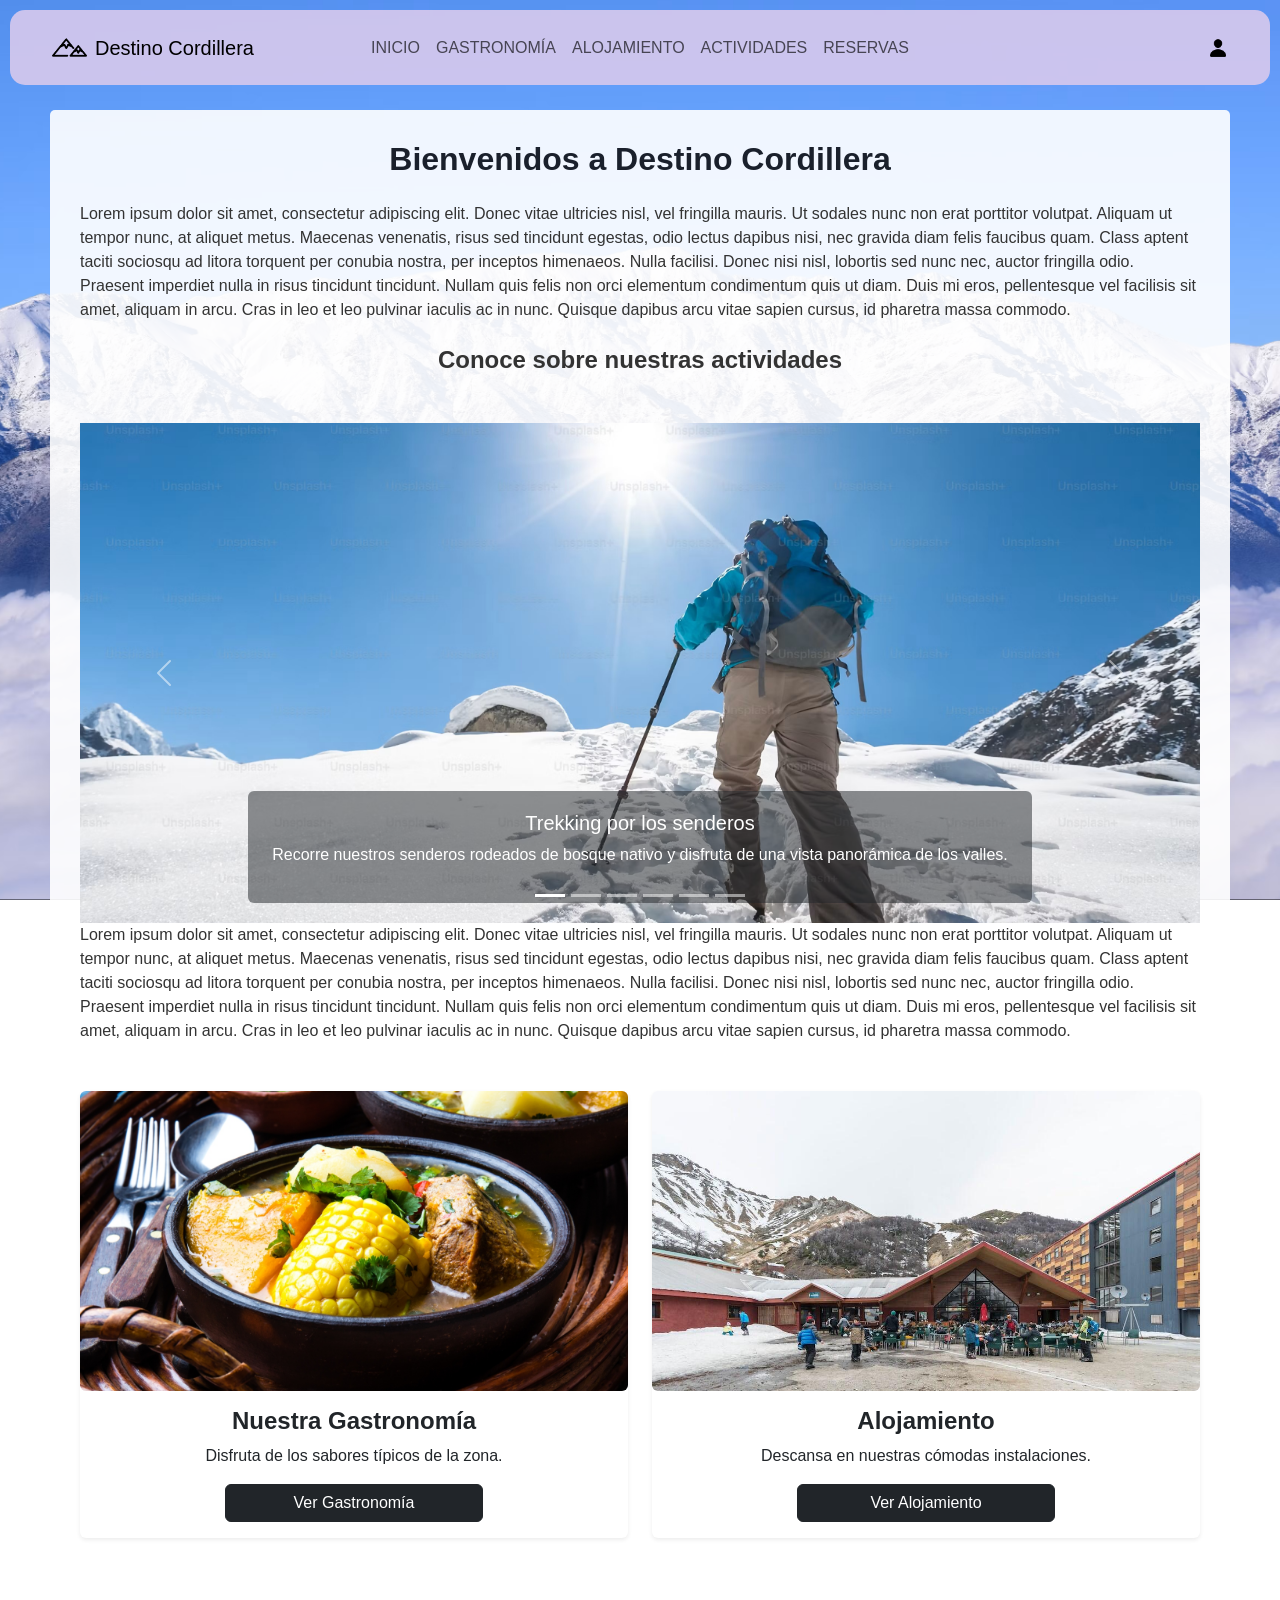
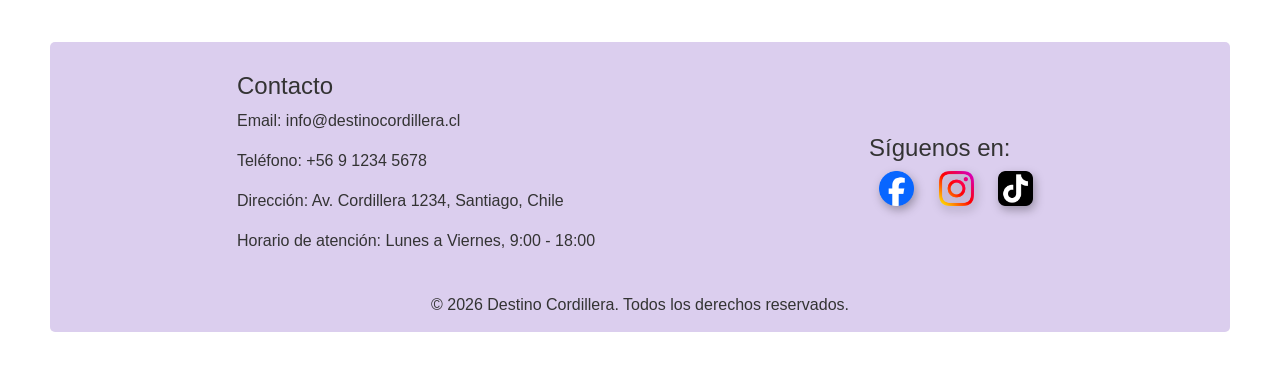
<file: index.html>
<!DOCTYPE html>
<html lang="en">
<head>
    <link href="https://cdn.jsdelivr.net/npm/bootstrap@5.3.3/dist/css/bootstrap.min.css" rel="stylesheet" />
    <meta charset="UTF-8">
    <meta name="viewport" content="width=device-width, initial-scale=1.0">
    <title>Destino Cordillera - Inicio</title>
    <link rel="stylesheet" href="css/styles.css">
</head>
<body>

    <!-- Barra de navegación -->
    <header>
        <nav class="navbar navbar-expand-lg fixed-top">
            <div class="container-fluid">
                <h1 class="navbar-brand mb-0 h1 d-flex align-items-center marca-personalizada">
                    <img src="img/icon/placeholder.png" alt="Logo Destino Cordillera" class="logo-nav me-2">
                    Destino Cordillera
                </h1>
                
                <button class="navbar-toggler" type="button" data-bs-toggle="collapse" data-bs-target="#menuNavegacion">
                    <span class="navbar-toggler-icon"></span>
                </button>
                
                <div class="collapse navbar-collapse" id="menuNavegacion">
                    <ul class="navbar-nav centrar-absoluto">
                        <li class="nav-item">
                            <a class="nav-link" href="index.html">INICIO</a>
                        </li>
                        <li class="nav-item">
                            <a class="nav-link" href="pagina1.html">GASTRONOMÍA</a>
                        </li>
                        <li class="nav-item">
                            <a class="nav-link" href="pagina2.html">ALOJAMIENTO</a>
                        </li>
                        <li class="nav-item">
                            <a class="nav-link" href="pagina3.html">ACTIVIDADES</a>
                        </li>
                        <li class="nav-item">
                            <a class="nav-link" href="pagina4.html">RESERVAS</a>
                        </li>
                    </ul>
                </div>
                <div class="ms-auto">
                    <img src="img/icon/icon.png" alt="Usuario" class="logo-usuario">
                </div>
            </div>
        </nav>
    </header>

    <!--Contenido principal-->
    <main>
        <h2 class="text-center fs-2 fw-bold mb-4 marca-personalizada">
            Bienvenidos a Destino Cordillera
        </h2>
        <p>Lorem ipsum dolor sit amet, consectetur adipiscing elit. Donec vitae ultricies nisl, vel fringilla mauris. Ut sodales nunc non erat porttitor volutpat. Aliquam ut tempor nunc, at aliquet metus. Maecenas venenatis, risus sed tincidunt egestas, odio lectus dapibus nisi, nec gravida diam felis faucibus quam. Class aptent taciti sociosqu ad litora torquent per conubia nostra, per inceptos himenaeos. Nulla facilisi. Donec nisi nisl, lobortis sed nunc nec, auctor fringilla odio. Praesent imperdiet nulla in risus tincidunt tincidunt. Nullam quis felis non orci elementum condimentum quis ut diam. Duis mi eros, pellentesque vel facilisis sit amet, aliquam in arcu. Cras in leo et leo pulvinar iaculis ac in nunc. Quisque dapibus arcu vitae sapien cursus, id pharetra massa commodo.</p>
        <h4 class="text-center fs-4 fw-semibold mt-4 mb-4 marca-personalizada">
            Conoce sobre nuestras actividades
        </h4>
        <!-- Carrusel de actividades -->
        <section class="container-fluid p-0 mt-5">
            <div id="carruselCordillera" class="carousel slide" data-bs-ride="carousel">
                <div class="carousel-indicators">
                    <button type="button" data-bs-target="#carruselCordillera" data-bs-slide-to="0" class="active"></button>
                    <button type="button" data-bs-target="#carruselCordillera" data-bs-slide-to="1"></button>
                    <button type="button" data-bs-target="#carruselCordillera" data-bs-slide-to="2"></button>
                    <button type="button" data-bs-target="#carruselCordillera" data-bs-slide-to="3"></button>
                    <button type="button" data-bs-target="#carruselCordillera" data-bs-slide-to="4"></button>
                    <button type="button" data-bs-target="#carruselCordillera" data-bs-slide-to="5"></button>
                </div>

                <div class="carousel-inner">
                    <!-- Trekking -->
                    <div class="carousel-item active">
                        <img src="img/trekking.jpg" class="d-block w-100 imagen-carrusel" alt="Trekking en la montaña">
                        <div class="carousel-caption d-none d-md-block bg-dark bg-opacity-50 rounded">
                            <h5>Trekking por los senderos</h5>
                            <p>Recorre nuestros senderos rodeados de bosque nativo y disfruta de una vista panorámica de los valles.</p>
                        </div>
                    </div>
                    
                    <!-- Termas -->
                    <div class="carousel-item">
                        <img src="img/termales.jpg" class="d-block w-100 imagen-carrusel" alt="Relajo en Termas">
                        <div class="carousel-caption d-none d-md-block bg-dark bg-opacity-50 rounded">
                            <h5>Relajo en las Termas Volcánicas</h5>
                            <p>Sumérgete en aguas termales naturales ubicadas al aire libre en la cordillera.</p>
                        </div>
                    </div>
                    
                    <!-- Bicicleta -->
                    <div class="carousel-item">
                        <img src="img/mountain_bike.jpg" class="d-block w-100 imagen-carrusel" alt="Mountain Bike">
                        <div class="carousel-caption d-none d-md-block bg-dark bg-opacity-50 rounded">
                            <h5>Aventura en Mountain Bike</h5>
                            <p>Desciende por nuestras rutas diseñadas para todos los niveles de experiencia.</p>
                        </div>
                    </div>

                    <!-- Esqui y Snowboard -->
                    <div class="carousel-item">
                        <img src="img/esqui.jpg" class="d-block w-100 imagen-carrusel" alt="Mountain Bike">
                        <div class="carousel-caption d-none d-md-block bg-dark bg-opacity-50 rounded">
                            <h5>Esqui y Snowboard</h5>
                            <p>Disfruta de descensos por la nieve a gran velocidad para todos los niveles de experiencia.</p>
                        </div>
                    </div>

                    <!-- SPA -->
                    <div class="carousel-item">
                        <img src="img/spa.jpg" class="d-block w-100 imagen-carrusel" alt="Mountain Bike">
                        <div class="carousel-caption d-none d-md-block bg-dark bg-opacity-50 rounded">
                            <h5>SPA</h5>
                            <p>Desconéctate y relajate con un spa completo.</p>
                        </div>
                    </div>

                    <!-- Canopy-->
                    <div class="carousel-item">
                        <img src="img/canopy.jpg" class="d-block w-100 imagen-carrusel" alt="Mountain Bike">
                        <div class="carousel-caption d-none d-md-block bg-dark bg-opacity-50 rounded">
                            <h5>Canopy</h5>
                            <p>Sobrevuela el paisaje y siente la adrenalina desplazándote por la altura.</p>
                        </div>
                    </div>

                </div>

                <button class="carousel-control-prev" type="button" data-bs-target="#carruselCordillera" data-bs-slide="prev">
                    <span class="carousel-control-prev-icon"></span>
                </button>
                <button class="carousel-control-next" type="button" data-bs-target="#carruselCordillera" data-bs-slide="next">
                    <span class="carousel-control-next-icon"></span>
                </button>
            </div>
        </section>
        <p>Lorem ipsum dolor sit amet, consectetur adipiscing elit. Donec vitae ultricies nisl, vel fringilla mauris. Ut sodales nunc non erat porttitor volutpat. Aliquam ut tempor nunc, at aliquet metus. Maecenas venenatis, risus sed tincidunt egestas, odio lectus dapibus nisi, nec gravida diam felis faucibus quam. Class aptent taciti sociosqu ad litora torquent per conubia nostra, per inceptos himenaeos. Nulla facilisi. Donec nisi nisl, lobortis sed nunc nec, auctor fringilla odio. Praesent imperdiet nulla in risus tincidunt tincidunt. Nullam quis felis non orci elementum condimentum quis ut diam. Duis mi eros, pellentesque vel facilisis sit amet, aliquam in arcu. Cras in leo et leo pulvinar iaculis ac in nunc. Quisque dapibus arcu vitae sapien cursus, id pharetra massa commodo.</p>

        <!-- Sección de gastronomia y alojamiento en tarjetas -->
        <div class="row mt-5">
            <!-- Gastronomía  -->
            <div class="col-md-6 mb-4">
                <div class="card shadow-sm h-100 border-0">
                    <img src="img/cazuela.jpg" class="card-img-top rounded" alt="Gastronomía" style="height: 300px; object-fit: cover;">
                    <div class="card-body text-center d-flex flex-column">
                        <h4 class="card-title fw-bold">Nuestra Gastronomía</h4>
                        <p class="card-text">Disfruta de los sabores típicos de la zona.</p>
                        <a href="pagina1.html" class="btn btn-dark mt-auto w-50 mx-auto">Ver Gastronomía</a>
                    </div>
                </div>
            </div>

            <!-- Alojamiento -->
            <div class="col-md-6 mb-4">
                <div class="card shadow-sm h-100 border-0">
                    <img src="img/alojamiento.jpg" class="card-img-top rounded" alt="Alojamiento" style="height: 300px; object-fit: cover;">
                    <div class="card-body text-center d-flex flex-column">
                        <h4 class="card-title fw-bold">Alojamiento</h4>
                        <p class="card-text">Descansa en nuestras cómodas instalaciones.</p>
                        <a href="pagina2.html" class="btn btn-dark mt-auto w-50 mx-auto">Ver Alojamiento</a>
                    </div>
                </div>
            </div>
        </div>
        
    </main>

    <!-- Pie de página -->
    <footer>
        <div class="contenido-footer">
            <div class="contacto">
                <h4>Contacto</h4>
                <p>Email: info@destinocordillera.cl</p>
                <p>Teléfono: +56 9 1234 5678</p>
                <p>Dirección: Av. Cordillera 1234, Santiago, Chile</p>
                <p>Horario de atención: Lunes a Viernes, 9:00 - 18:00</p>
            </div>
            <div class="redes-sociales">
                <h4>Síguenos en:</h4>
                <img src="img/icon/facebook.png" alt="Facebook" class="iconoredes">
                <img src="img/icon/instagram.png" alt="Instagram" class="iconoredes">
                <img src="img/icon/tiktok.png" alt="TikTok" class="iconoredes">
            </div>
        </div>
            
        <div class="copyright text-center mt-4">
            <p class="mb-0">&copy; 2026 Destino Cordillera. Todos los derechos reservados.</p>
        </div>
    </footer>

    <script src="https://cdn.jsdelivr.net/npm/bootstrap@5.3.3/dist/js/bootstrap.bundle.min.js"></script>
</body>
</html>
</file>
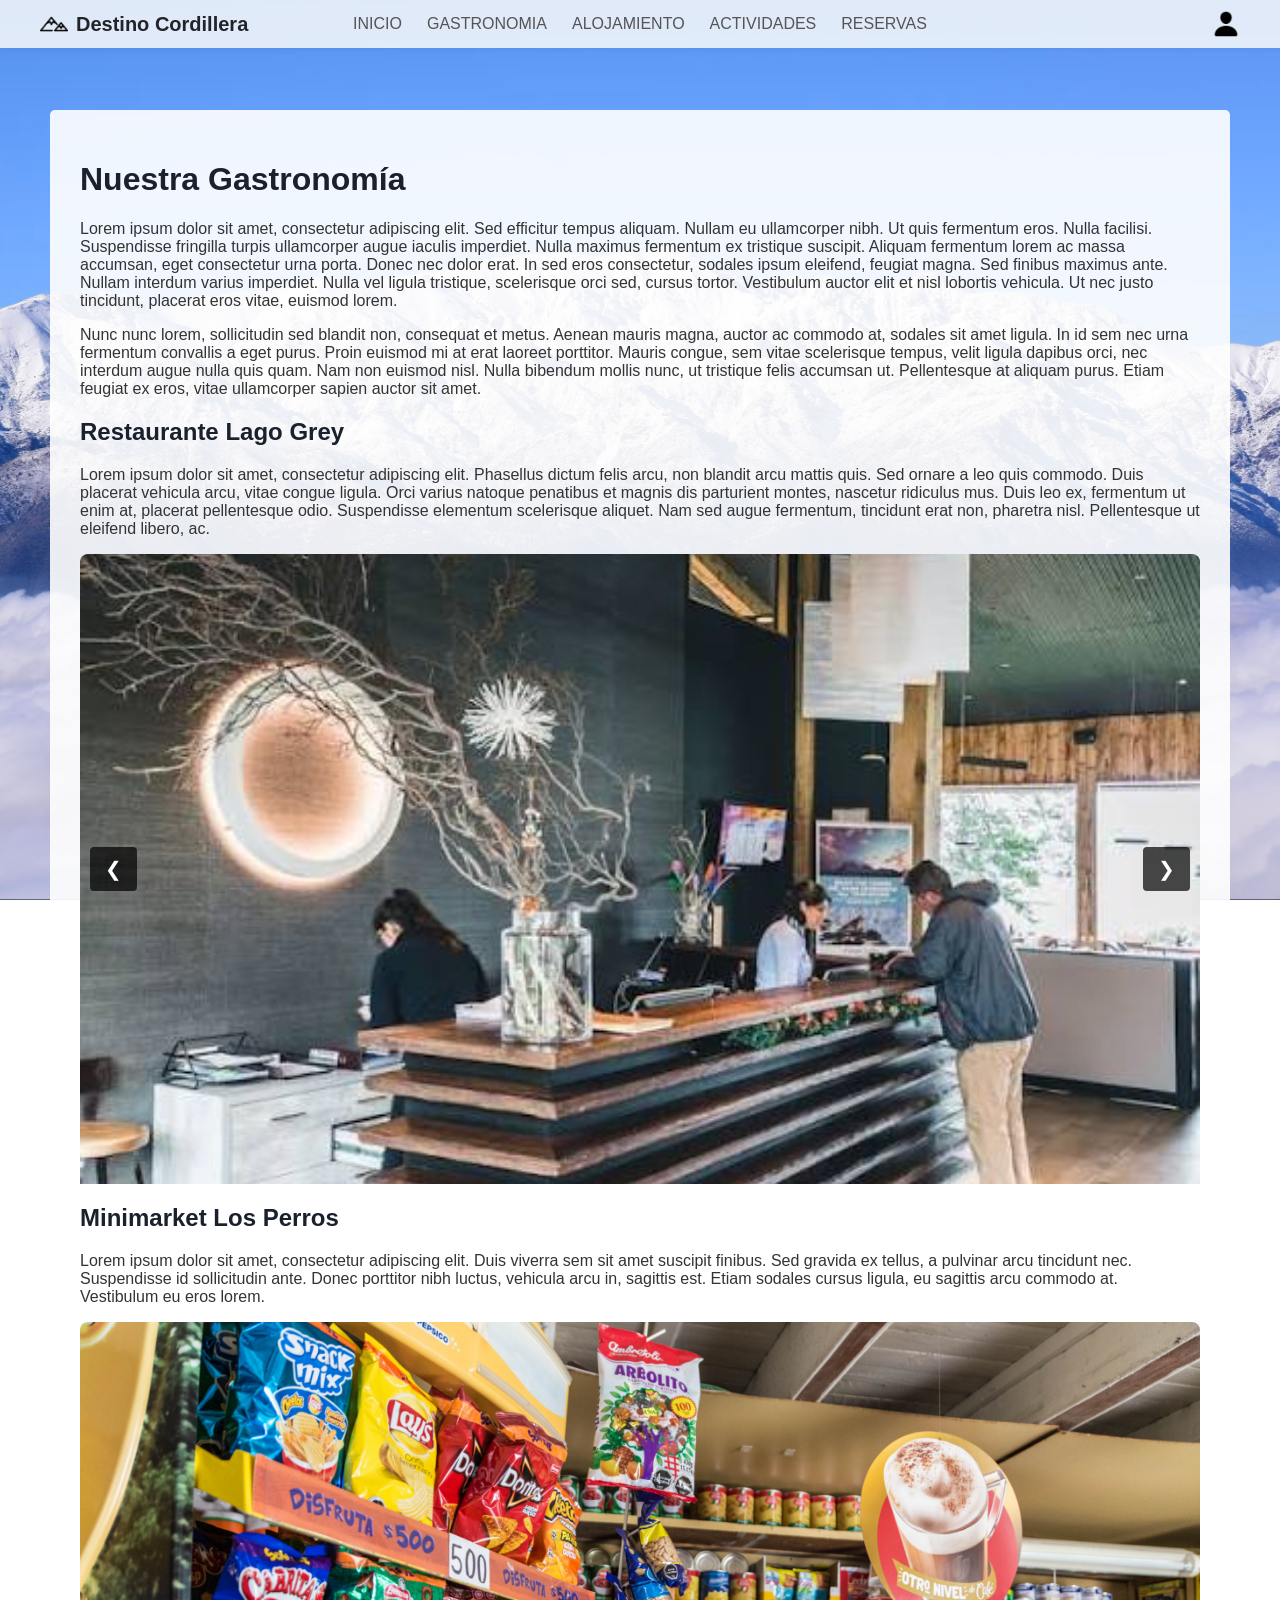
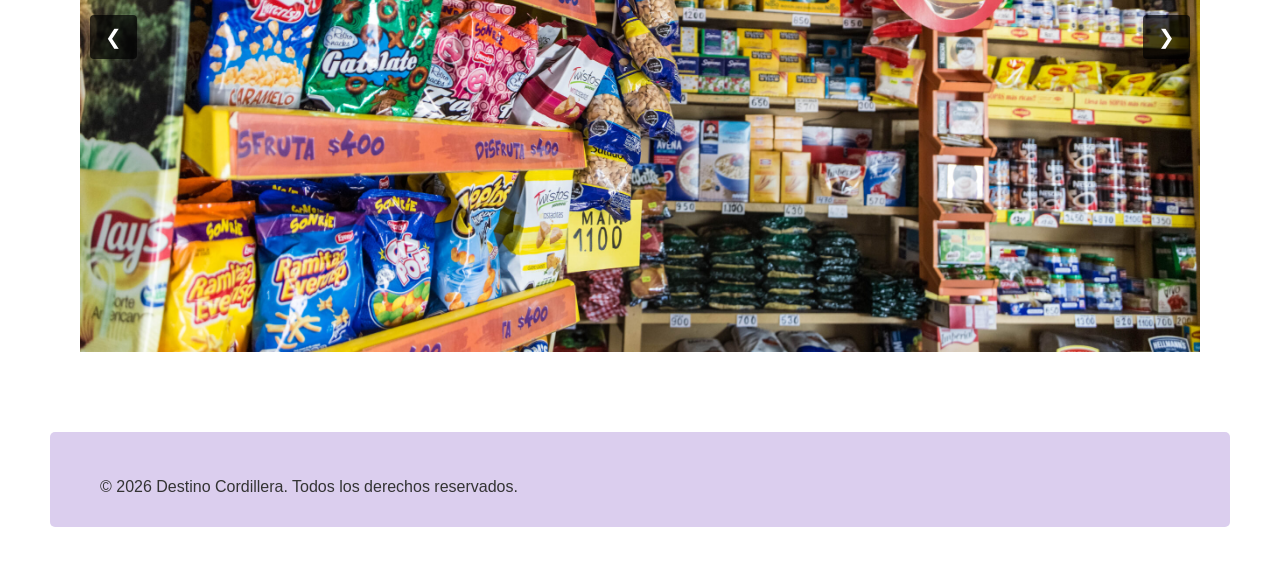
<file: pagina1.html>
<!DOCTYPE html>
<html lang="es">
<head>
    <meta charset="UTF-8">
    <meta name="viewport" content="width=device-width, initial-scale=1.0">
    <title>Destino Cordillera - Gastronomía</title>
    <link rel="stylesheet" href="css/styles.css">
</head>
<body class="body-custom">

    <!-- Barra de navegación -->
    <header class="nav-gastronomia-header">
        <nav class="nav-gastronomia-container">
                <a href="index.html" class="nav-gastronomia-logo">
                <img src="img/icon/placeholder.png" class="nav-icono"> Destino Cordillera 
            </a>
            
            <ul class="nav-gastronomia-menu">
                <li>
                    <a href="index.html">INICIO</a>
                </li>
                <li>
                    <a href="pagina1.html">GASTRONOMIA</a>
                </li>
                <li>
                    <a href="pagina2.html">ALOJAMIENTO</a>
                </li>
                <li>
                    <a href="pagina3.html">ACTIVIDADES</a>
                </li>
                <li>
                    <a href="pagina4.html">RESERVAS</a>
                </li>
            </ul>

            <a href="#" class="nav-gastronomia-usuario">
                <img src="img/icon/icon.png" alt="Icono user" class="nav-icono">
            </a>

        </nav>
    </header>

    <!-- Contenido Principal -->
    <main class="main-custom">
        <h1 class="titulo-custom">Nuestra Gastronomía</h1>
        <p class="subtitulo-custom">Lorem ipsum dolor sit amet, consectetur adipiscing elit. Sed efficitur tempus aliquam. Nullam eu ullamcorper nibh. Ut quis fermentum eros. Nulla facilisi. Suspendisse fringilla turpis ullamcorper augue iaculis imperdiet. Nulla maximus fermentum ex tristique suscipit. Aliquam fermentum lorem ac massa accumsan, eget consectetur urna porta. Donec nec dolor erat. In sed eros consectetur, sodales ipsum eleifend, feugiat magna. Sed finibus maximus ante. Nullam interdum varius imperdiet. Nulla vel ligula tristique, scelerisque orci sed, cursus tortor. Vestibulum auctor elit et nisl lobortis vehicula. Ut nec justo tincidunt, placerat eros vitae, euismod lorem.</p>
        <p class="subtitulo-custom">Nunc nunc lorem, sollicitudin sed blandit non, consequat et metus. Aenean mauris magna, auctor ac commodo at, sodales sit amet ligula. In id sem nec urna fermentum convallis a eget purus. Proin euismod mi at erat laoreet porttitor. Mauris congue, sem vitae scelerisque tempus, velit ligula dapibus orci, nec interdum augue nulla quis quam. Nam non euismod nisl. Nulla bibendum mollis nunc, ut tristique felis accumsan ut. Pellentesque at aliquam purus. Etiam feugiat ex eros, vitae ullamcorper sapien auctor sit amet.</p>
            
    <!-- Restaurante -->
    <article class="tarjeta-custom">
        <!-- Contenedor del Carrusel-->
        <div class="tarjeta-body-custom">
            <h2>Restaurante Lago Grey</h2>
            <p>Lorem ipsum dolor sit amet, consectetur adipiscing elit. Phasellus dictum felis arcu, non blandit arcu mattis quis. Sed ornare a leo quis commodo. Duis placerat vehicula arcu, vitae congue ligula. Orci varius natoque penatibus et magnis dis parturient montes, nascetur ridiculus mus. Duis leo ex, fermentum ut enim at, placerat pellentesque odio. Suspendisse elementum scelerisque aliquet. Nam sed augue fermentum, tincidunt erat non, pharetra nisl. Pellentesque ut eleifend libero, ac.</p>
        </div>
        <div class="carrusel-custom-container">
            <button class="carrusel-btn prev" onclick="moverCarrusel(this, -1)">&#10094;</button>
            <div class="carrusel-custom-track">
                <img src="img/restaurantehotel1.jpg" alt="Restaurante foto 1">
                <img src="img/comida1.jpg" alt="Restaurante foto 2">
                <img src="img/comida2.jpg" alt="Restaurante foto 3">
                <img src="img/comida3.jpg" alt="Restaurante foto 4">
                <img src="img/comida4.jpg" alt="Restaurante foto 5">
                <img src="img/comida5.jpg" alt="Restaurante foto 6">
            </div>
            <button class="carrusel-btn next" onclick="moverCarrusel(this, 1)">&#10095;</button>
        </div>
    </article>

    <!-- Minimarket camping-->
    <article class="tarjeta-custom">
        <!-- Contenedor del Carrusel -->
        <div class="tarjeta-body-custom">
            <h2>Minimarket Los Perros</h2>
            <p>Lorem ipsum dolor sit amet, consectetur adipiscing elit. Duis viverra sem sit amet suscipit finibus. Sed gravida ex tellus, a pulvinar arcu tincidunt nec. Suspendisse id sollicitudin ante. Donec porttitor nibh luctus, vehicula arcu in, sagittis est. Etiam sodales cursus ligula, eu sagittis arcu commodo at. Vestibulum eu eros lorem.</p>
        </div>
        <div class="carrusel-custom-container">
            <button class="carrusel-btn prev" onclick="moverCarrusel(this, -1)">&#10094;</button>
            <div class="carrusel-custom-track">
                <img src="img/minimarket1.jpg" alt="Minimarket foto 1">
                <img src="img/minimarket2.jpg" alt="Minimarket foto 2">
                <img src="img/minimarket3.jpg" alt="Minimarket foto 3">
            </div>
            <button class="carrusel-btn next" onclick="moverCarrusel(this, 1)">&#10095;</button>
        </div>
    </article>
            </section>
    </main>

    <!-- Pie de página -->
    <footer class="footer-custom">
        <p>&copy; 2026 Destino Cordillera. Todos los derechos reservados.</p>
    </footer>

<!-- Script para los carruseles -->
    <script>
        function moverCarrusel(boton, direccion) {
            // Encuentra el riel de imágenes asociado a este botón específico
            const track = boton.parentElement.querySelector('.carrusel-custom-track');
            // Calcula cuánto debe desplazarse (el ancho de una foto)
            const anchoDesplazamiento = track.clientWidth;
            // Mueve el scroll horizontalmente
            track.scrollBy({ left: anchoDesplazamiento * direccion, behavior: 'smooth' });
        }
    </script>
</body>
</html>
</file>
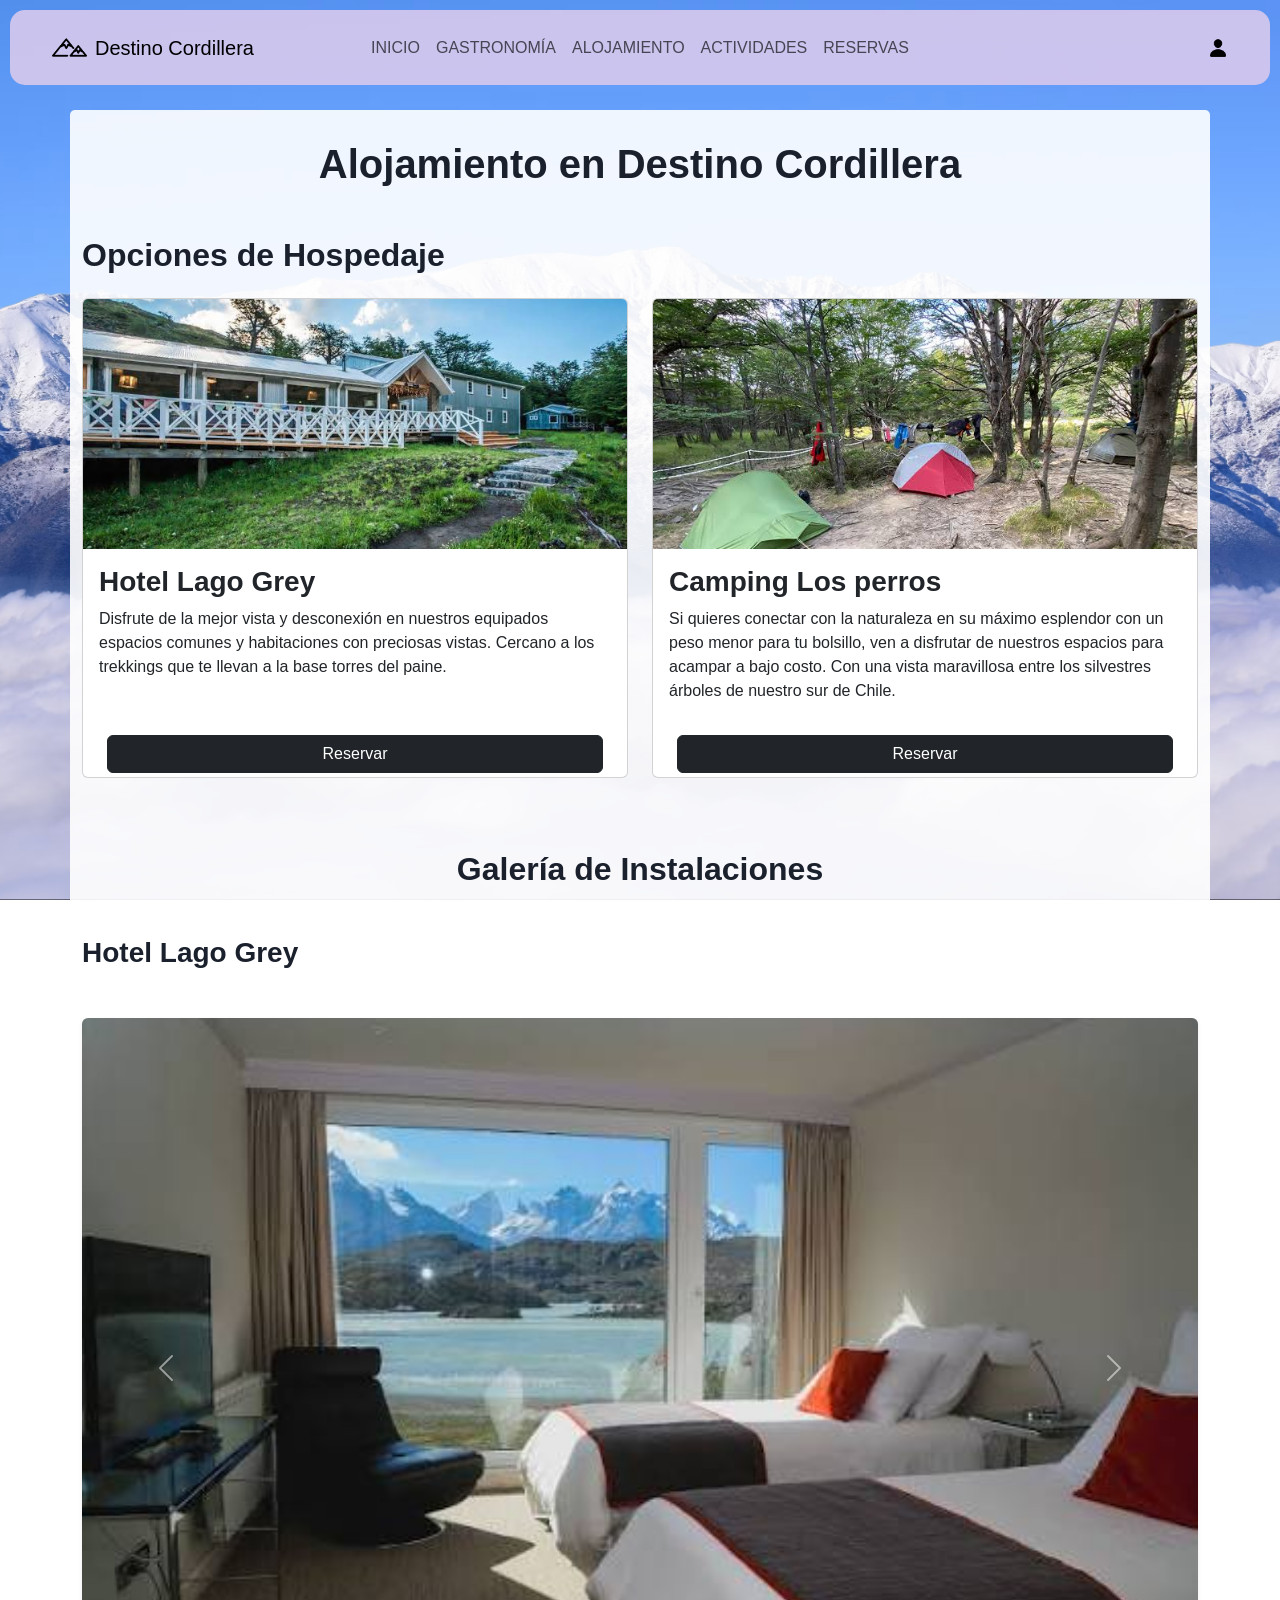
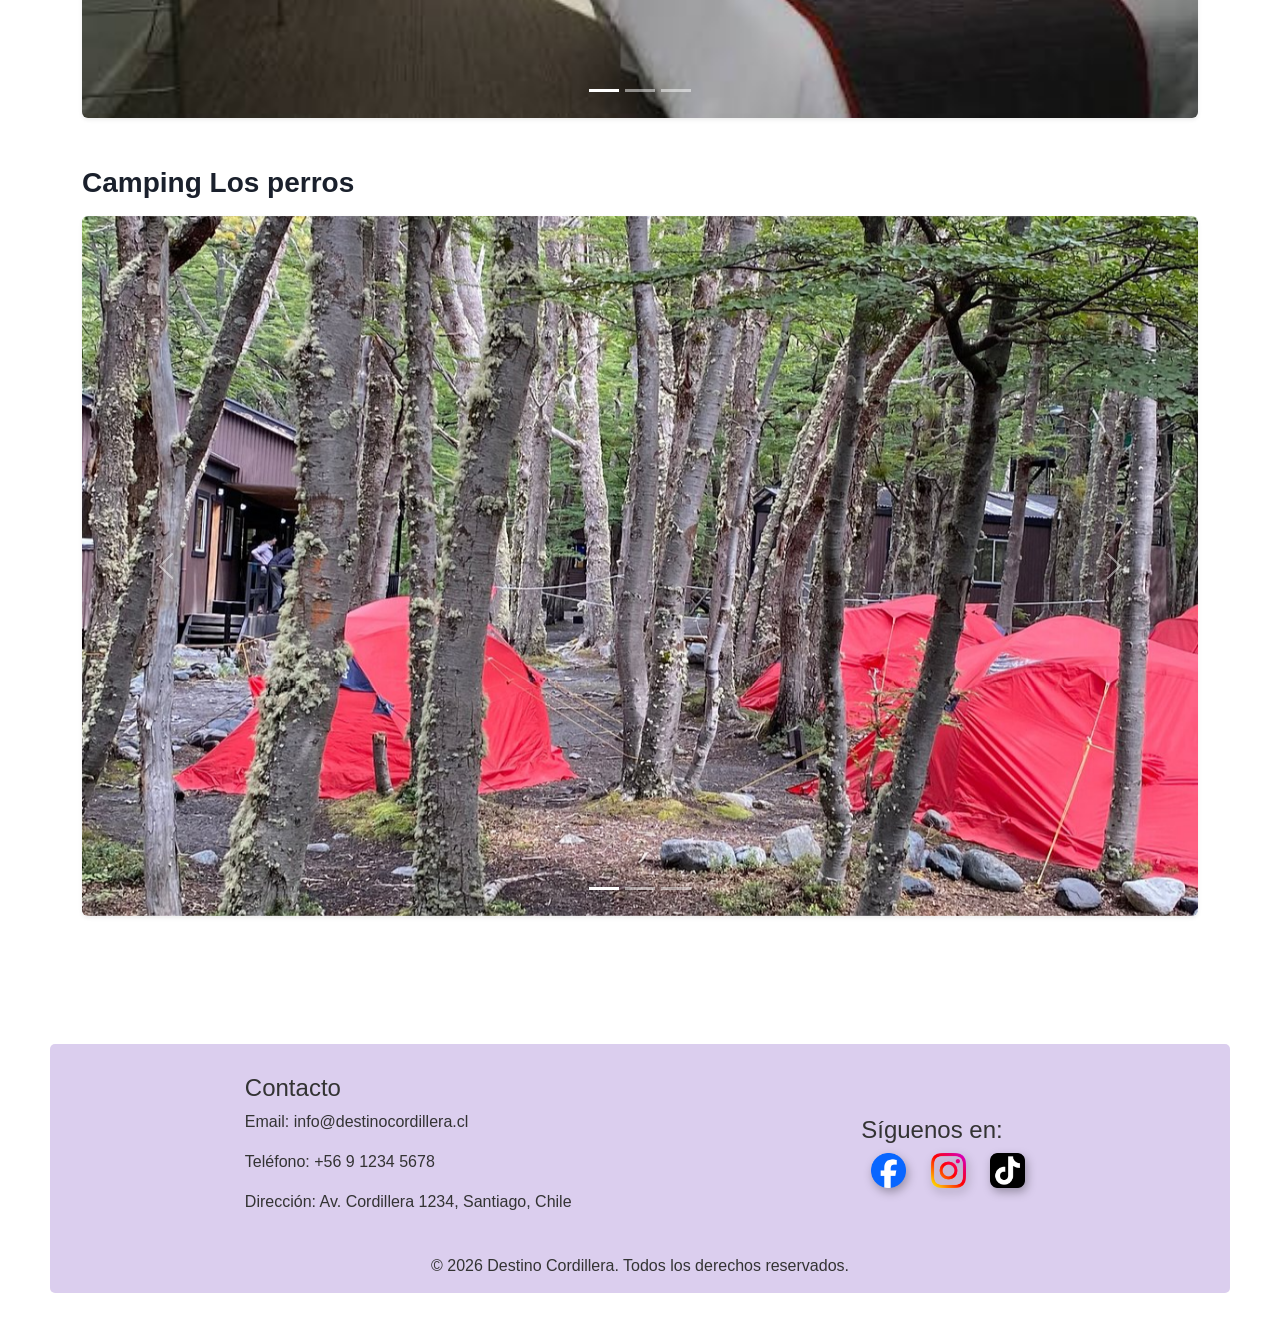
<file: pagina2.html>
<!DOCTYPE html>
<html lang="es">
<head>
    <link href="https://cdn.jsdelivr.net/npm/bootstrap@5.3.3/dist/css/bootstrap.min.css" rel="stylesheet" />
    <meta charset="UTF-8">
    <meta name="viewport" content="width=device-width, initial-scale=1.0">
    <title>Destino Cordillera - Alojamiento</title>
    <link rel="stylesheet" href="css/styles.css">
</head>
<body>

    <!-- Barra de navegación -->
    <header>
        <nav class="navbar navbar-expand-lg fixed-top">
            <div class="container-fluid">
                <h1 class="navbar-brand mb-0 h1 d-flex align-items-center marca-personalizada">
                    <img src="img/icon/placeholder.png" alt="Logo Destino Cordillera" class="logo-nav me-2">
                    Destino Cordillera
                </h1>
                
                <button class="navbar-toggler" type="button" data-bs-toggle="collapse" data-bs-target="#menuNavegacion">
                    <span class="navbar-toggler-icon"></span>
                </button>
                
                <div class="collapse navbar-collapse" id="menuNavegacion">
                    <ul class="navbar-nav centrar-absoluto">
                        <li class="nav-item">
                            <a class="nav-link" href="index.html">INICIO</a>
                        </li>
                        <li class="nav-item">
                            <a class="nav-link" href="pagina1.html">GASTRONOMÍA</a>
                        </li>
                        <li class="nav-item">
                            <a class="nav-link" href="pagina2.html">ALOJAMIENTO</a>
                        </li>
                        <li class="nav-item">
                            <a class="nav-link" href="pagina3.html">ACTIVIDADES</a>
                        </li>
                        <li class="nav-item">
                            <a class="nav-link" href="pagina4.html">RESERVAS</a>
                        </li>
                    </ul>
                </div>
                <div class="ms-auto">
                    <img src="img/icon/icon.png" alt="Usuario" class="logo-usuario">
                </div>
            </div>
        </nav>
    </header>

    <!-- Contenido Principal -->
    <main class="container my-5" style="margin-top: 110px !important;">
        <h1 class="text-center mb-5">Alojamiento en Destino Cordillera</h1>
        
        <section class="mb-5">
            <h2 class="mb-4">Opciones de Hospedaje</h2>
            <div class="row">
                <!-- Tarjeta de Alojamiento 1 -->
                <div class="col-md-6 mb-4">
                    <div class="card h-100">
                        <img src="img/hotel.jpg" class="card-img-top img-tarjeta" alt="Hotel Lago Grey">
                        <div class="card-body">
                            <h3 class="card-title">Hotel Lago Grey</h3>
                            <p class="card-text">Disfrute de la mejor vista y desconexión en nuestros equipados espacios comunes y habitaciones con preciosas vistas. Cercano a los trekkings que te llevan a la base torres del paine.</p>
                        </div>
                        <a href="pagina4.html" class="btn btn-dark mx-4 mt-3 mb-1">Reservar</a>
                    </div>
                </div>
                <!-- Tarjeta de Alojamiento 2 -->
                <div class="col-md-6 mb-4">
                    <div class="card h-100">
                        <img src="img/camping.jpg" class="card-img-top img-tarjeta" alt="Camping">
                        <div class="card-body">
                            <h3 class="card-title">Camping Los perros</h3>
                            <p class="card-text">Si quieres conectar con la naturaleza en su máximo esplendor con un peso menor para tu bolsillo, ven a disfrutar de nuestros espacios para acampar a bajo costo. Con una vista maravillosa entre los silvestres árboles de nuestro sur de Chile.</p>
                        </div>
                        <a href="pagina4.html" class="btn btn-dark mx-4 mt-3 mb-1">Reservar</a>
                    </div>
                </div>
            </div>
        </section>

        <!-- Galería de fotos -->
        <section class="mb-5">
            <h2 class="text-center mb-5">Galería de Instalaciones</h2>
            <!-- Carrusel Hotel -->
            <div class="mb-5">
                <h3 class="mb-5">Hotel Lago Grey</h3>
                <div id="carruselHotel" class="carousel slide" data-bs-ride="carousel">
                    <!-- Botones indicadores abajo -->
                    <div class="carousel-indicators">
                        <button type="button" data-bs-target="#carruselHotel" data-bs-slide-to="0" class="active" aria-current="true"></button>
                        <button type="button" data-bs-target="#carruselHotel" data-bs-slide-to="1"></button>
                        <button type="button" data-bs-target="#carruselHotel" data-bs-slide-to="2"></button>
                    </div>
                    
                    <!-- Imágenes del Hotel -->
                    <div class="carousel-inner rounded shadow-sm">
                        <div class="carousel-item active">
                            <!-- El estilo object-fit: cover nos asegura que todas las fotos se vean del mismo tamaño -->
                            <img src="img/habitacion_hotel.jpg" class="d-block w-100 img-carrusel-fixed-height" alt="Habitación del hotel">
                        </div>
                        <div class="carousel-item">
                            <img src="img/comedor_hotel.jpg" class="d-block w-100 img-carrusel-fixed-height" alt="Comedor del hotel">
                        </div>
                        <div class="carousel-item">
                            <img src="img/zonacomun_hotel.jpg" class="d-block w-100 img-carrusel-fixed-height" alt="Zona común del hotel">
                        </div>
                    </div>
                    
                    <!-- Flechas -->
                    <button class="carousel-control-prev" type="button" data-bs-target="#carruselHotel" data-bs-slide="prev">
                        <span class="carousel-control-prev-icon" aria-hidden="true"></span>
                        <span class="visually-hidden">Anterior</span>
                    </button>
                    <button class="carousel-control-next" type="button" data-bs-target="#carruselHotel" data-bs-slide="next">
                        <span class="carousel-control-next-icon" aria-hidden="true"></span>
                        <span class="visually-hidden">Siguiente</span>
                    </button>
                </div>
            </div>

            <!-- Carrusel Camping -->
            <div>
                <h3 class="mb-3">Camping Los perros</h3>
                <div id="carruselCamping" class="carousel slide" data-bs-ride="carousel">
                    <!-- Botones indicadores abajo -->
                    <div class="carousel-indicators">
                        <button type="button" data-bs-target="#carruselCamping" data-bs-slide-to="0" class="active" aria-current="true"></button>
                        <button type="button" data-bs-target="#carruselCamping" data-bs-slide-to="1"></button>
                        <button type="button" data-bs-target="#carruselCamping" data-bs-slide-to="2"></button>
                    </div>
                    
                    <!-- Imágenes del Camping -->
                    <div class="carousel-inner rounded shadow-sm">
                        <div class="carousel-item active">
                            <img src="img/zonacamping.jpg" class="d-block w-100 img-carrusel-fixed-height" alt="Zona de camping">
                        </div>
                        <div class="carousel-item">
                            <img src="img/banos.jpg" class="d-block w-100 img-carrusel-fixed-height" alt="Caseta Baños">
                        </div>
                        <div class="carousel-item">
                            <img src="img/detallescamping.jpg" class="d-block w-100 img-carrusel-fixed-height" alt="Servicios">
                        </div>
                    </div>
                    
                    <!-- Flechas de navegación -->
                    <button class="carousel-control-prev" type="button" data-bs-target="#carruselCamping" data-bs-slide="prev">
                        <span class="carousel-control-prev-icon" aria-hidden="true"></span>
                        <span class="visually-hidden">Anterior</span>
                    </button>
                    <button class="carousel-control-next" type="button" data-bs-target="#carruselCamping" data-bs-slide="next">
                        <span class="carousel-control-next-icon" aria-hidden="true"></span>
                        <span class="visually-hidden">Siguiente</span>
                    </button>
                </div>
            </div>
        </section>
    </main>

    <!-- Pie de página -->
    <footer>
        <div class="contenido-footer">
            <div class="contacto">
                <h4>Contacto</h4>
                <p>Email: info@destinocordillera.cl</p>
                <p>Teléfono: +56 9 1234 5678</p>
                <p>Dirección: Av. Cordillera 1234, Santiago, Chile</p>
            </div>
            <div class="redes-sociales">
                <h4>Síguenos en:</h4>
                <img src="img/icon/facebook.png" alt="Facebook" class="iconoredes">
                <img src="img/icon/instagram.png" alt="Instagram" class="iconoredes">
                <img src="img/icon/tiktok.png" alt="TikTok" class="iconoredes">
            </div>
        </div>
        <div class="copyright text-center mt-4">
            <p class="mb-0">&copy; 2026 Destino Cordillera. Todos los derechos reservados.</p>
        </div>
    </footer>


    <!-- SCRIPT DE BOOTSTRAP -->
    <script src="https://cdn.jsdelivr.net/npm/bootstrap@5.3.0/dist/js/bootstrap.bundle.min.js"></script>
</body>
</html>
</file>
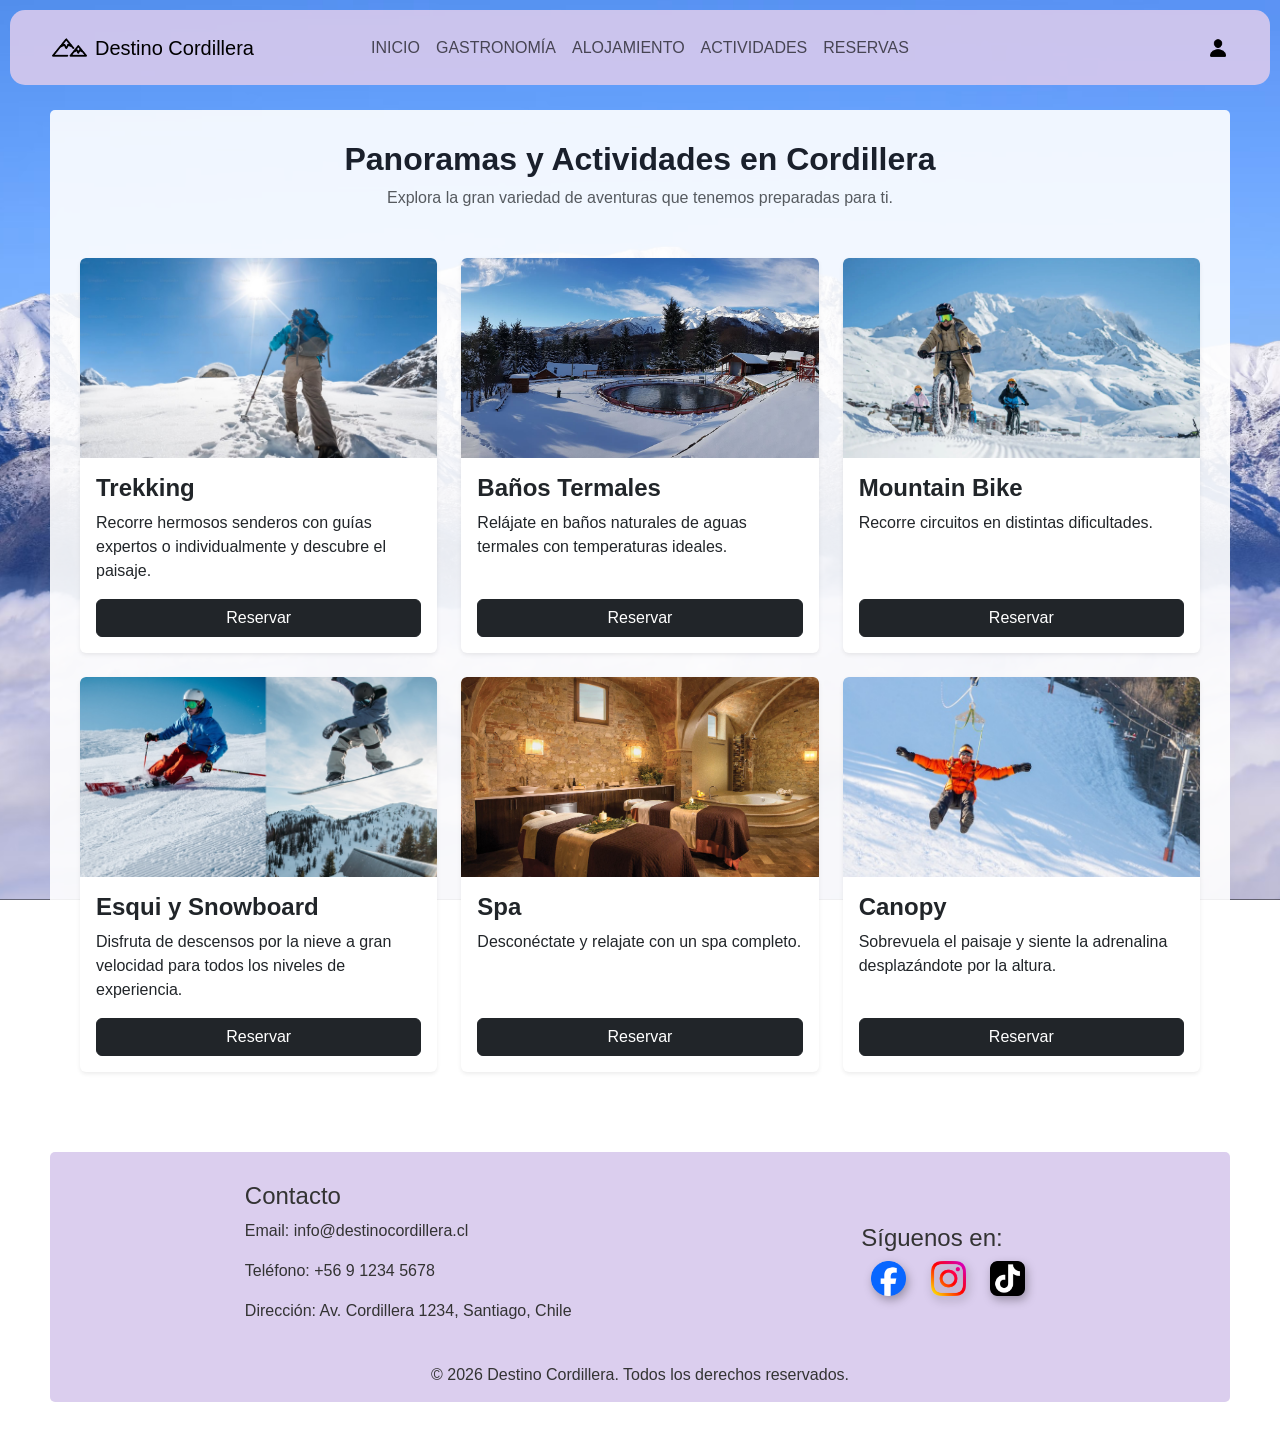
<file: pagina3.html>
<!DOCTYPE html>
<html lang="en">
<head>
    <link href="https://cdn.jsdelivr.net/npm/bootstrap@5.3.3/dist/css/bootstrap.min.css" rel="stylesheet" />
    <meta charset="UTF-8">
    <meta name="viewport" content="width=device-width, initial-scale=1.0">
    <title>Destino Cordillera - Actividades y Panoramas</title>
    <link rel="stylesheet" href="css/styles.css">
</head>
<body>

    <!-- Barra de navegación -->
    <header>
        <nav class="navbar navbar-expand-lg fixed-top">
            <div class="container-fluid">
                <h1 class="navbar-brand mb-0 h1 d-flex align-items-center marca-personalizada">
                    <img src="img/icon/placeholder.png" alt="Logo Destino Cordillera" class="logo-nav me-2">
                    Destino Cordillera
                </h1>
                
                <button class="navbar-toggler" type="button" data-bs-toggle="collapse" data-bs-target="#menuNavegacion">
                    <span class="navbar-toggler-icon"></span>
                </button>
                
                <div class="collapse navbar-collapse" id="menuNavegacion">
                    <ul class="navbar-nav centrar-absoluto">
                        <li class="nav-item">
                            <a class="nav-link" href="index.html">INICIO</a>
                        </li>
                        <li class="nav-item">
                            <a class="nav-link" href="pagina1.html">GASTRONOMÍA</a>
                        </li>
                        <li class="nav-item">
                            <a class="nav-link" href="pagina2.html">ALOJAMIENTO</a>
                        </li>
                        <li class="nav-item">
                            <a class="nav-link" href="pagina3.html">ACTIVIDADES</a>
                        </li>
                        <li class="nav-item">
                            <a class="nav-link" href="pagina4.html">RESERVAS</a>
                        </li>
                    </ul>
                </div>
                <div class="ms-auto">
                    <img src="img/icon/icon.png" alt="Usuario" class="logo-usuario">
                </div>
            </div>
        </nav>
    </header>

    <!-- Contenido principal con tarjetas de actividades -->
    <main>
        <div class="text-center mb-5">
            <h2 class="fw-bold">Panoramas y Actividades en Cordillera</h2>
            <p class="text-muted">Explora la gran variedad de aventuras que tenemos preparadas para ti.</p>
        </div>

        <div class="row g-4">
            <!-- Actividad 1 -->
            <div class="col-md-4">
                <div class="card shadow-sm h-100 border-0 overflow-hidden">
                    <a href="pagina4.html">
                        <img src="img/trekking.jpg" class="card-img-top img-zoom" alt="Trekking" style="height: 200px; object-fit: cover;">
                    </a>
                    <div class="card-body d-flex flex-column">
                        <h4 class="card-title fw-bold">Trekking</h4>
                        <p class="card-text">Recorre hermosos senderos con guías expertos o individualmente y descubre el paisaje.</p>
                        <a href="pagina4.html" class="btn btn-dark mt-auto">Reservar</a>
                    </div>
                </div>
            </div>

            <!-- Actividad 2 -->
            <div class="col-md-4">
                <div class="card shadow-sm h-100 border-0 overflow-hidden">
                    <a href="pagina4.html">
                        <img src="img/termales.jpg" class="card-img-top img-zoom" alt="Termas" style="height: 200px; object-fit: cover;">
                    </a>
                    
                    <div class="card-body d-flex flex-column">
                        <h4 class="card-title fw-bold">Baños Termales</h4>
                        <p class="card-text">Relájate en baños naturales de aguas termales con temperaturas ideales.</p>
                        <a href="pagina4.html" class="btn btn-dark mt-auto">Reservar</a>
                    </div>
                </div>
            </div>

            <!-- Actividad 3 -->
            <div class="col-md-4">
                <div class="card shadow-sm h-100 border-0 overflow-hidden">
                    <a href="pagina4.html">
                        <img src="img/mountain_bike.jpg" class="card-img-top img-zoom" alt="Mountain Bike" style="height: 200px; object-fit: cover;">
                    </a>
                    
                    <div class="card-body d-flex flex-column">
                        <h4 class="card-title fw-bold">Mountain Bike</h4>
                        <p class="card-text">Recorre circuitos en distintas dificultades.</p>
                        <a href="pagina4.html" class="btn btn-dark mt-auto">Reservar</a>
                    </div>
                </div>
            </div>

            <!-- Actividad 4 -->
            <div class="col-md-4">
                <div class="card shadow-sm h-100 border-0 overflow-hidden">
                    <a href="pagina4.html">
                        <img src="img/esqui.jpg" class="card-img-top img-zoom" alt="Cabalgata" style="height: 200px; object-fit: cover;">
                    </a>
                    <div class="card-body d-flex flex-column">
                        <h4 class="card-title fw-bold">Esqui y Snowboard</h4>
                        <p class="card-text">Disfruta de descensos por la nieve a gran velocidad para todos los niveles de experiencia.</p>
                        <a href="pagina4.html" class="btn btn-dark mt-auto">Reservar</a>
                    </div>
                </div>
            </div>

            <!-- Actividad 5 -->
            <div class="col-md-4">
                <div class="card shadow-sm h-100 border-0 overflow-hidden">
                    <a href="pagina4.html">
                        <img src="img/spa.jpg" class="card-img-top img-zoom" alt="Escalada" style="height: 200px; object-fit: cover;">
                    </a>
                    <div class="card-body d-flex flex-column">
                        <h4 class="card-title fw-bold">Spa</h4>
                        <p class="card-text">Desconéctate y relajate con un spa completo.</p>
                        <a href="pagina4.html" class="btn btn-dark mt-auto">Reservar</a>
                    </div>
                </div>
            </div>

            <!-- Actividad 6 -->
            <div class="col-md-4">
                <div class="card shadow-sm h-100 border-0 overflow-hidden">
                    <a href="pagina4.html">
                        <img src="img/canopy.jpg" class="card-img-top img-zoom" alt="Fotografía" style="height: 200px; object-fit: cover;">
                    </a>
                    <div class="card-body d-flex flex-column">
                        <h4 class="card-title fw-bold">Canopy</h4>
                        <p class="card-text">Sobrevuela el paisaje y siente la adrenalina desplazándote por la altura.</p>
                        <a href="pagina4.html" class="btn btn-dark mt-auto">Reservar</a>
                    </div>
                </div>
            </div>
        </div>
    </main>

    <!-- Pie de página -->
    <footer>
        <div class="contenido-footer">
            <div class="contacto">
                <h4>Contacto</h4>
                <p>Email: info@destinocordillera.cl</p>
                <p>Teléfono: +56 9 1234 5678</p>
                <p>Dirección: Av. Cordillera 1234, Santiago, Chile</p>
            </div>
            <div class="redes-sociales">
                <h4>Síguenos en:</h4>
                <img src="img/icon/facebook.png" alt="Facebook" class="iconoredes">
                <img src="img/icon/instagram.png" alt="Instagram" class="iconoredes">
                <img src="img/icon/tiktok.png" alt="TikTok" class="iconoredes">
            </div>
        </div>
        <div class="copyright text-center mt-4">
            <p class="mb-0">&copy; 2026 Destino Cordillera. Todos los derechos reservados.</p>
        </div>
    </footer>

    <script src="https://cdn.jsdelivr.net/npm/bootstrap@5.3.3/dist/js/bootstrap.bundle.min.js"></script>
</body>
</html>
</file>
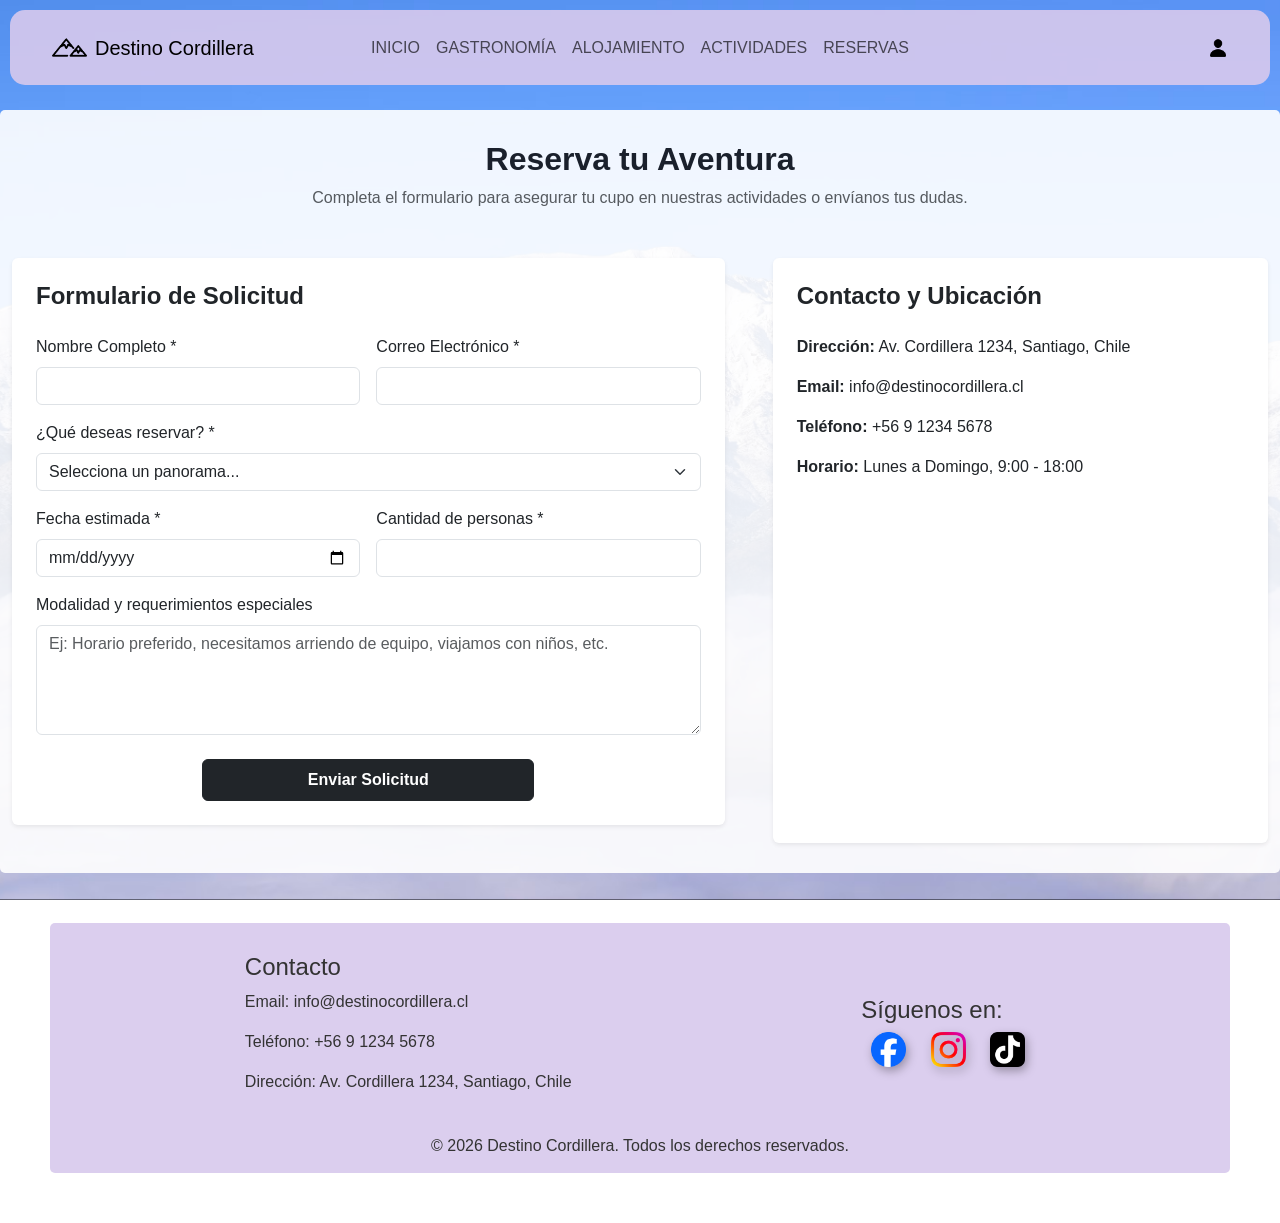
<file: pagina4.html>
<!DOCTYPE html>
<html lang="es">
<head>
    <link href="https://cdn.jsdelivr.net/npm/bootstrap@5.3.3/dist/css/bootstrap.min.css" rel="stylesheet" />
    <meta charset="UTF-8">
    <meta name="viewport" content="width=device-width, initial-scale=1.0">
    <title>Destino Cordillera - Reservas y Contacto</title>
    <link rel="stylesheet" href="css/styles.css">
</head>
<body>

    <!-- Barra de navegación -->
    <header>
        <nav class="navbar navbar-expand-lg fixed-top">
            <div class="container-fluid">
                <h1 class="navbar-brand mb-0 h1 d-flex align-items-center marca-personalizada">
                    <img src="img/icon/placeholder.png" alt="Logo Destino Cordillera" class="logo-nav me-2">
                    Destino Cordillera
                </h1>
                
                <button class="navbar-toggler" type="button" data-bs-toggle="collapse" data-bs-target="#menuNavegacion">
                    <span class="navbar-toggler-icon"></span>
                </button>
                
                <div class="collapse navbar-collapse" id="menuNavegacion">
                    <ul class="navbar-nav centrar-absoluto">
                        <li class="nav-item">
                            <a class="nav-link" href="index.html">INICIO</a>
                        </li>
                        <li class="nav-item">
                            <a class="nav-link" href="pagina1.html">GASTRONOMÍA</a>
                        </li>
                        <li class="nav-item">
                            <a class="nav-link" href="pagina2.html">ALOJAMIENTO</a>
                        </li>
                        <li class="nav-item">
                            <a class="nav-link" href="pagina3.html">ACTIVIDADES</a>
                        </li>
                        <li class="nav-item">
                            <a class="nav-link" href="pagina4.html">RESERVAS</a>
                        </li>
                    </ul>
                </div>
                <div class="ms-auto">
                    <img src="img/icon/icon.png" alt="Usuario" class="logo-usuario">
                </div>
            </div>
        </nav>
    </header>

    <!-- Contenido principal -->
    <main class="container-fluid">
        <div class="text-center mb-5">
            <h2 class="fw-bold">Reserva tu Aventura</h2>
            <p class="text-muted">Completa el formulario para asegurar tu cupo en nuestras actividades o envíanos tus dudas.</p>
        </div>

        <div class="row g-5">
            <!-- Columna Izquierda: Formulario de Reserva -->
            <div class="col-lg-7">
                <div class="card shadow-sm border-0 p-4">
                    <h3 class="h4 fw-bold mb-4">Formulario de Solicitud</h3>
                    <form action="#" method="get">
                        <div class="row g-3">
                            <!-- Datos Personales -->
                            <div class="col-md-6">
                                <label for="nombre" class="form-label">Nombre Completo *</label>
                                <input type="text" class="form-control" id="nombre" required>
                            </div>
                            <div class="col-md-6">
                                <label for="email" class="form-label">Correo Electrónico *</label>
                                <!-- Recuerda cambiar a type="email" para la entrega final -->
                                <input type="text" class="form-control" id="email" required>
                            </div>
                            
                            <!-- Selección de Actividad -->
                            <div class="col-12">
                                <label for="actividad" class="form-label">¿Qué deseas reservar? *</label>
                                <select class="form-select" id="actividad" required>
                                    <option value="" selected disabled>Selecciona un panorama...</option>
                                    <option value="gastronomia">Restaurante Lago Grey</option>
                                    <option value="hotel">Hotel Lago Grey</option>
                                    <option value="camping">Camping Lago Grey</option>
                                    <option value="trekking">Trekking</option>
                                    <option value="termas">Baños Termales</option>
                                    <option value="bike">Mountain Bike</option>
                                    <option value="esqui">Esquí y/o Snowboard</option>
                                    <option value="canopy">Canopy</option>
                                    <option value="spa">Spa y Relajación</option>
                                </select>
                            </div>

                            <!-- Fecha y Personas -->
                            <div class="col-md-6">
                                <label for="fecha" class="form-label">Fecha estimada *</label>
                                <input type="date" class="form-control" id="fecha" required>
                            </div>
                            <div class="col-md-6">
                                <label for="personas" class="form-label">Cantidad de personas *</label>
                                <input type="number" class="form-control" id="personas" min="1" max="20" required>
                            </div>

                            <!-- Mensaje adicional -->
                            <div class="col-12">
                                <label for="mensaje" class="form-label">Modalidad y requerimientos especiales</label>
                                <textarea class="form-control" id="mensaje" rows="4" placeholder="Ej: Horario preferido, necesitamos arriendo de equipo, viajamos con niños, etc."></textarea>
                            </div>

                            <!-- Botón de Envío -->
                            <div class="col-12 mt-4 text-center">
                                <button type="submit" class="btn btn-dark w-50 fw-bold py-2">Enviar Solicitud</button>
                            </div>
                        </div>
                    </form>
                </div>
            </div>

            <!-- Columna Derecha: Datos de Contacto y Ubicación -->
            <div class="col-lg-5">
                <div class="card shadow-sm border-0 p-4 h-100">
                    <h3 class="h4 fw-bold mb-4">Contacto y Ubicación</h3>
                    
                    <ul class="list-unstyled mb-4">
                        <li class="mb-3"><strong>Dirección:</strong> Av. Cordillera 1234, Santiago, Chile</li>
                        <li class="mb-3"><strong>Email:</strong> info@destinocordillera.cl</li>
                        <li class="mb-3"><strong>Teléfono:</strong> +56 9 1234 5678</li>
                        <li class="mb-3"><strong>Horario:</strong> Lunes a Domingo, 9:00 - 18:00</li>
                    </ul>

                    <!-- Ubicación Referencial -->
                    <iframe src="https://www.google.com/maps/embed?pb=!1m18!1m12!1m3!1d643575.1294446966!2d-74.133006535576!3d-50.94285385902154!2m3!1f0!2f0!3f0!3m2!1i1024!2i768!4f13.1!3m3!1m2!1s0xbda51b0183dbaf07%3A0xbd9f2657451ace58!2sParque%20Nacional%20Torres%20del%20Paine!5e0!3m2!1ses-419!2scl!4v1790248890435!5m2!1ses-419!2scl" width="400" height="300" style="border:0;" allowfullscreen="" loading="lazy" referrerpolicy="strict-origin-when-cross-origin"></iframe>
                </div>
            </div>
        </div>
    </main>

    <!-- Pie de página -->
    <footer>
        <div class="contenido-footer">
            <div class="contacto">
                <h4>Contacto</h4>
                <p>Email: info@destinocordillera.cl</p>
                <p>Teléfono: +56 9 1234 5678</p>
                <p>Dirección: Av. Cordillera 1234, Santiago, Chile</p>
            </div>
            <div class="redes-sociales">
                <h4>Síguenos en:</h4>
                <img src="img/icon/facebook.png" alt="Facebook" class="iconoredes">
                <img src="img/icon/instagram.png" alt="Instagram" class="iconoredes">
                <img src="img/icon/tiktok.png" alt="TikTok" class="iconoredes">
            </div>
        </div>
        <div class="copyright text-center mt-4">
            <p class="mb-0">&copy; 2026 Destino Cordillera. Todos los derechos reservados.</p>
        </div>
    </footer>

    <script src="https://cdn.jsdelivr.net/npm/bootstrap@5.3.3/dist/js/bootstrap.bundle.min.js"></script>
</body>
</html>
</file>
<file: css/styles.css>
/*Configuraciones generales */
body {
    margin: 0;
    font-family: 'Segoe UI', Roboto, 'Helvetica Neue', Arial, sans-serif;
    color: #333333;
}
/*Peso y color para los titulos*/
h1, h2, h3{
    font-weight: 700;
    color: #1a202c;
}

/*Contenedor de la barra superior */
.navbar {
    margin: 10px 10px 10px 10px;
    background-color: rgba(215, 201, 237, 0.9);
    display: flex;
    align-items: center; 
    justify-content: space-between; 
    padding: 15px 30px;
    border-radius: 15px;
}

/*Contenedor del main*/
main {
    margin: 110px 50px 50px 50px;
    background-color: rgba(255, 255, 255, 0.9);
    align-items: center; 
    justify-content: center;
    padding: 30px 30px;
    border-radius: 5px;
}

/*Contenedor del footer*/
footer {
    margin: 50px 50px 50px 50px;
    background-color: rgba(215, 201, 237, 0.9);
    display: flex;
    flex-direction: column;
    padding: 30px 50px 15px 50px;
    border-radius: 5px;
}

.contenido-footer {
    display: flex;
    justify-content: space-around;
    align-items: center;
    width: 100%;
}

/*Caja del menú de navegacion */
.navbar nav ul {
    display: flex;
    list-style: none; 
    margin: 5px;
    padding: 5px;
    gap: 20px; 
}

/*Fondo de la pagina */
body {
    margin : 0;
    background-image: url('../img/paisaje.png');
    background-size: cover;
    background-position: center; 
    background-repeat: no-repeat; 
    background-attachment: fixed; 
}

/*Altura para las imagenes del carrusel */
.imagen-carrusel {
    height: 500px;
    object-fit: cover;
}

/*Icono de redes para que se acople */
.iconoredes {
    width: 35px; 
    height: 35px; 
    margin: 0 10px; 
    object-fit: contain; 
    cursor: pointer;
    filter: drop-shadow(2px 4px 5px rgba(0, 0, 0, 0.3));
}

/*Logo Destino Cordillera ajustar */
.logo-nav {
    width: 35px;
    height: 35px;
    object-fit: contain;
}

/*Logo usuario ajustar */
.logo-usuario {
    width: 20px;
    height: 20px;
    object-fit: contain;
    cursor: pointer;
}

/*Centrado de botones principales */
@media (min-width: 992px) {
    .centrar-absoluto {
        position: absolute;
        left: 50%;
        transform: translateX(-50%);
    }
}

/*Ajuste para las fotos del carrusel */
.img-carrusel-fixed-height {
    height: 700px !important; 
    width: 100% !important; 
    object-fit: cover !important; 
    object-position: center !important; 
}

/*Ajuste para las fotos de alojamiento */
.img-tarjeta {
    height: 250px; 
    width: 100%;
    object-fit: cover;
}

/*Sección Gastronomía (Página full CSS) */
/*Barra de navegación sin Bootstrap */
.nav-gastronomia-header {
    background-color: rgba(248, 249, 250, 0.85); 
    position: fixed;
    top: 0;
    left: 0;
    width: 100%;
    z-index: 1000;
    font-family: 'Segoe UI', Tahoma, Geneva, Verdana, sans-serif;
    box-shadow: 0 2px 5px rgba(0,0,0,0.05);
}

.nav-gastronomia-container {
    display: flex;
    justify-content: space-between;
    align-items: center;
    max-width: 1200px;
    margin: 0 auto;
    padding: 10px 20px;
    position: relative; 
}

.nav-gastronomia-logo {
    color: #212529; 
    font-size: 1.25rem;
    font-weight: bold;
    text-decoration: none;
    display: flex;
    align-items: center;
    gap: 8px;
    z-index: 2;
}

.nav-gastronomia-usuario {
    display: flex;
    align-items: center;
    z-index: 2;
}

/*Tamaño de los iconos */
.nav-icono {
    height: 28px;
    width: auto;
}

/*Menú centrado */
.nav-gastronomia-menu {
    list-style: none;
    display: flex;
    gap: 25px;
    margin: 0;
    padding: 0;
    position: absolute;
    left: 50%; 
    transform: translateX(-50%); 
}

.nav-gastronomia-menu li a {
    color: #555555;
    text-decoration: none;
    font-size: 1rem;
    font-weight: 500;
    transition: color 0.3s ease;
}

.nav-gastronomia-menu li a:hover, 
.nav-gastronomia-menu li a.activo {
    color: #000000; 
}

/* Carrusel sin Bootstrap */
.carrusel-custom-container {
    position: relative;
    width: 100%;
    max-width: 100%;
    aspect-ratio: 16 / 9; 
    overflow: hidden !important;
    border-radius: 8px 8px 0 0;
}

.carrusel-custom-track {
    display: flex;
    width: 100%;
    height: 100%;
    overflow-x: auto;
    scroll-snap-type: x mandatory;
    scroll-behavior: smooth;
    scrollbar-width: none;
}

.carrusel-custom-track::-webkit-scrollbar {
    display: none;
}

.carrusel-custom-track img {
    flex: 0 0 100%;
    min-width: 100%;
    height: 100%;
    object-fit: cover !important; 
    object-position: center !important; 
    scroll-snap-align: center;
}

/*Botones del carrusel */
.carrusel-btn {
    position: absolute;
    top: 50%;
    transform: translateY(-50%);
    background: rgba(0, 0, 0, 0.7);
    color: white;
    border: none;
    padding: 10px 15px;
    cursor: pointer;
    font-size: 20px;
    border-radius: 4px;
    z-index: 10;
}

.carrusel-btn:hover {
    background: rgba(0, 0, 0, 0.9);
}

.carrusel-btn.prev { left: 10px; }
.carrusel-btn.next { right: 10px; }

/*Efecto zoom interno para tarjetas */
.img-zoom {
    transition: transform 0.3s ease;
}

.img-zoom:hover {
    transform: scale(1.05);
}
</file>
